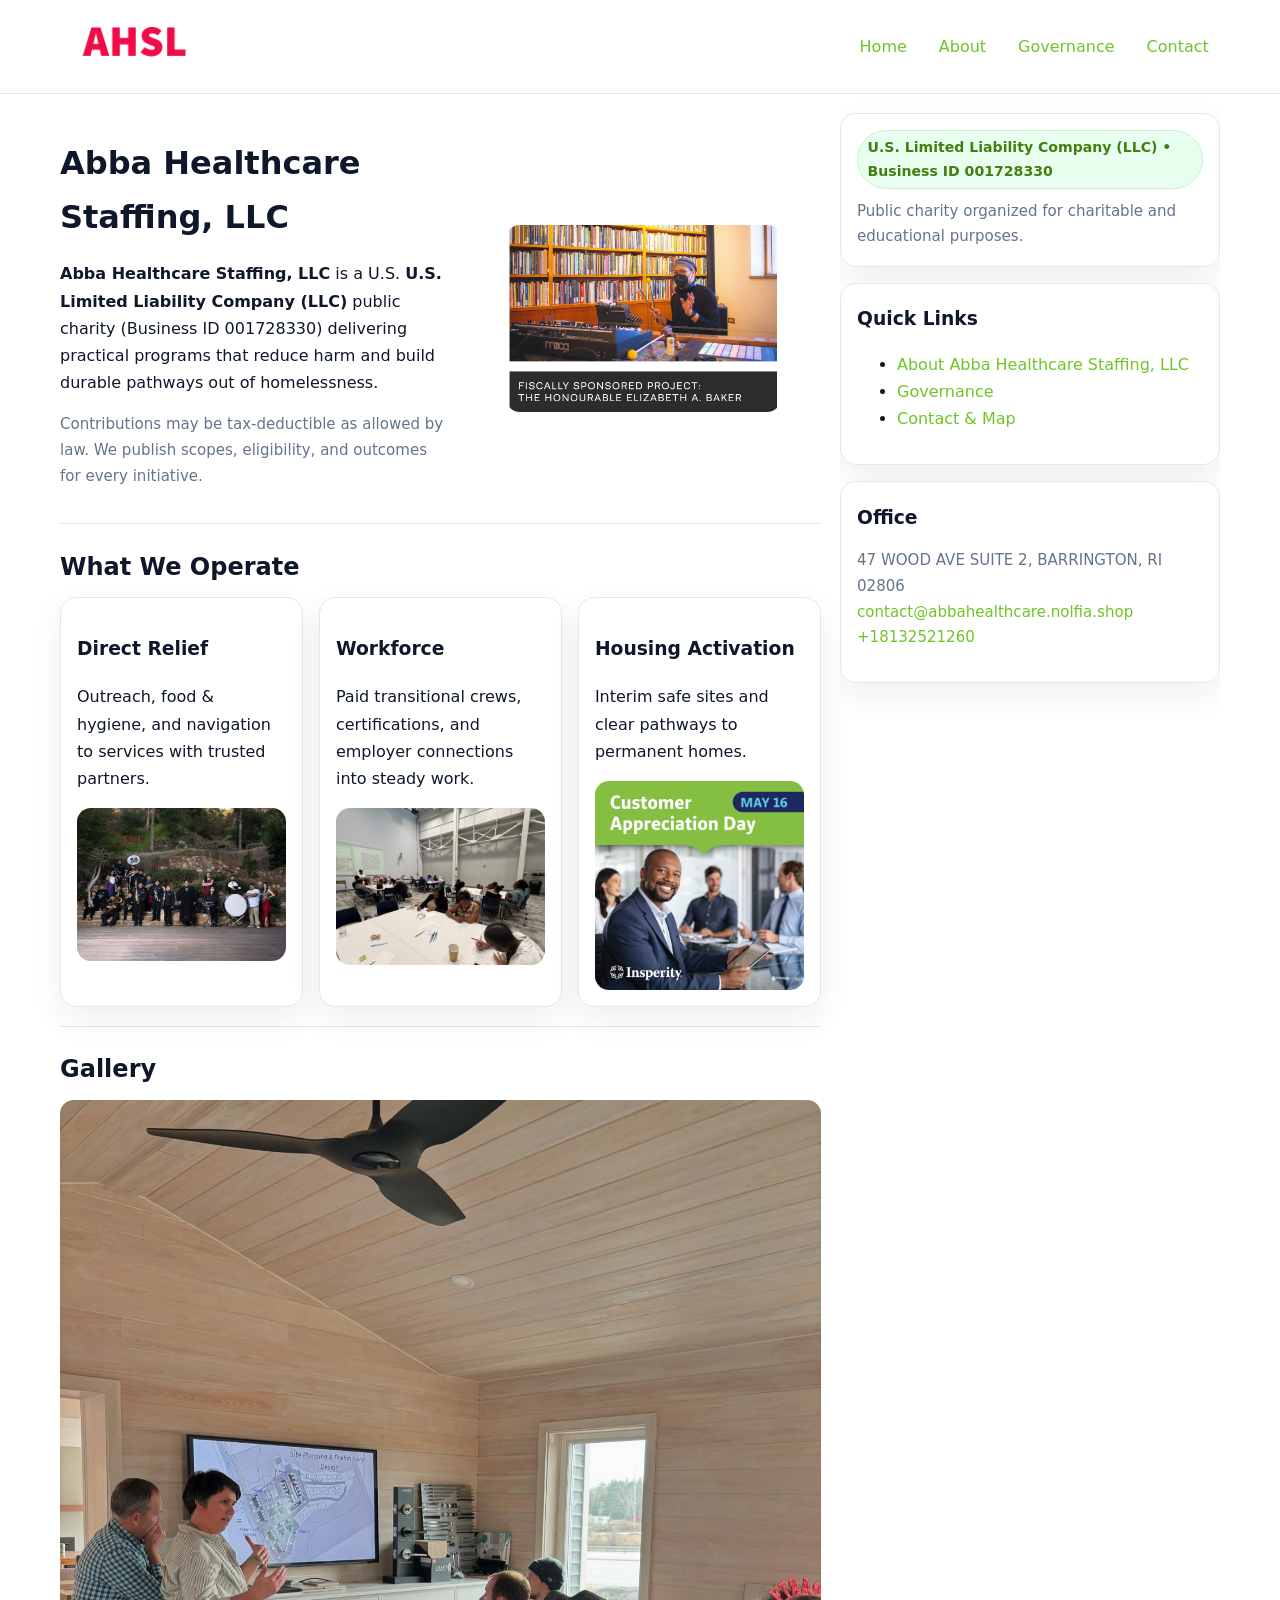
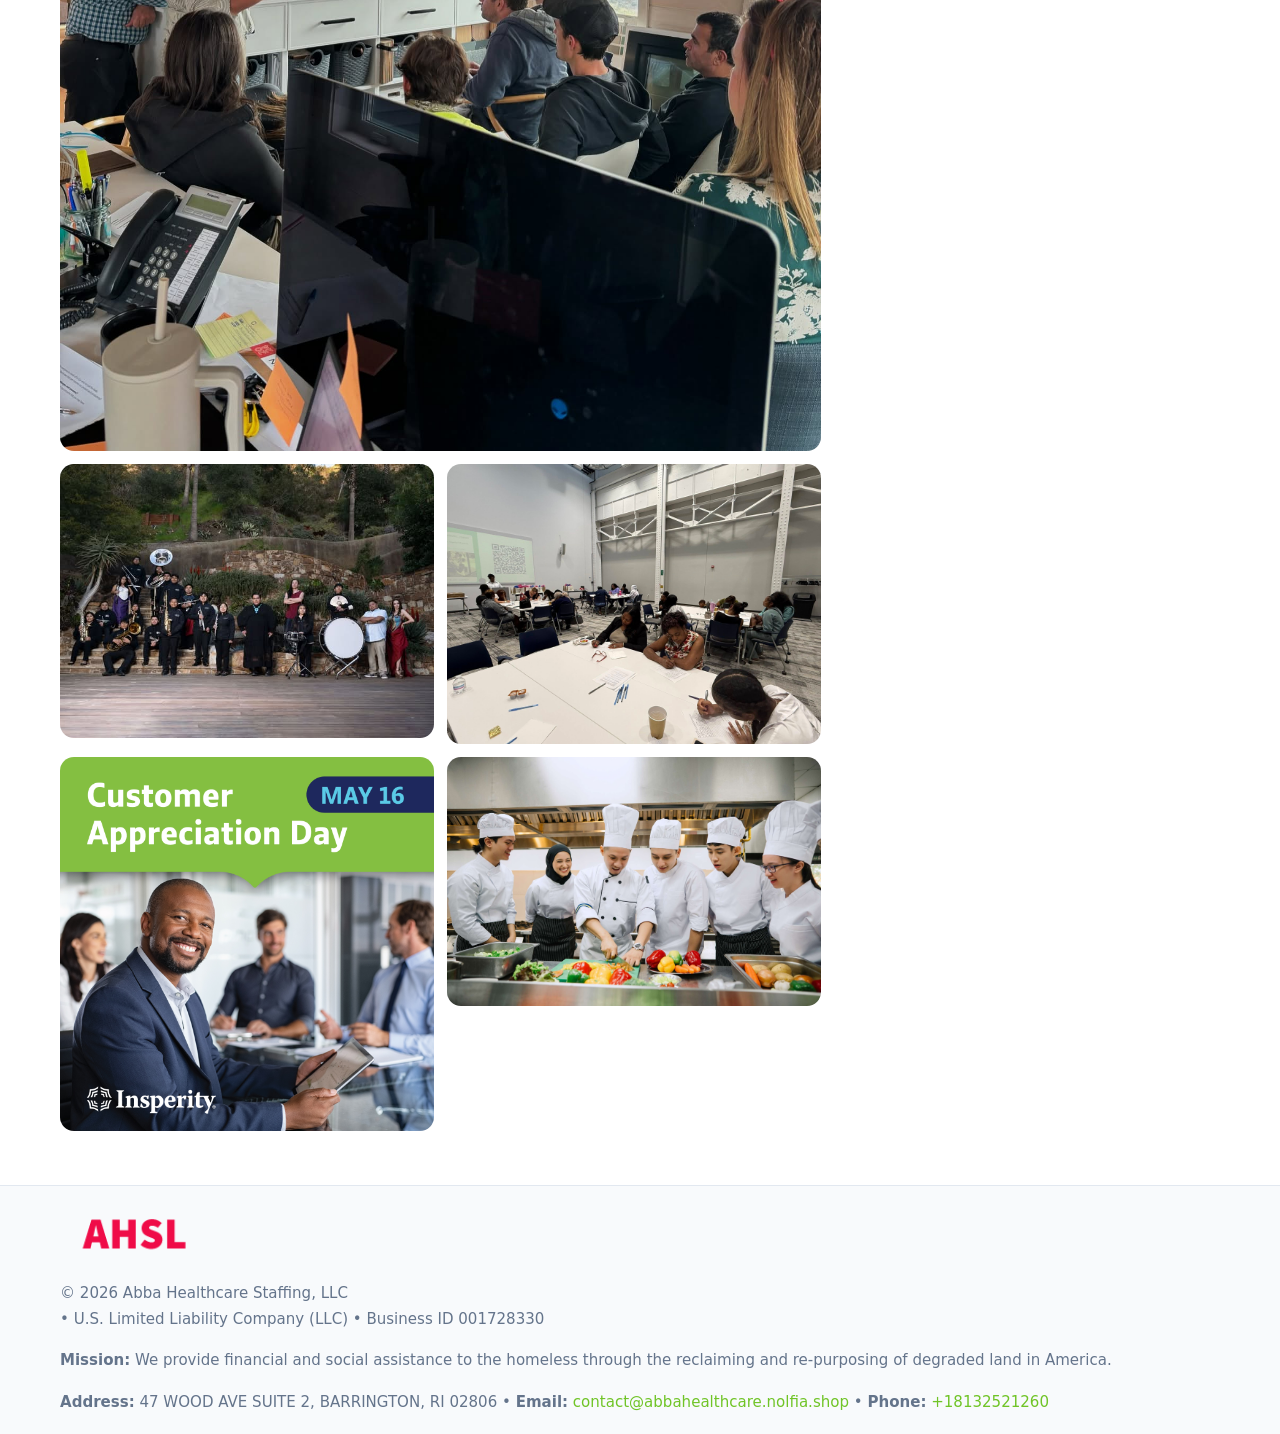
<file: index.html>
<!doctype html>
<html lang="en">
<head>
<meta charset="utf-8"/><meta name="viewport" content="width=device-width,initial-scale=1"/>
<title>Abba Healthcare Staffing, LLC – Nonprofit • 2025</title>
<link rel="stylesheet" href="assets/styles.css"/><link rel="icon" href="images/logo.png">
<meta name="data-ein" content="001728330"><meta name="data-name" content="Abba Healthcare Staffing, LLC">
<meta name="data-email" content="contact@abbahealthcare.nolfia.shop"><meta name="data-phone" content="+18132521260">
<meta name="data-address" content="47 WOOD AVE SUITE 2, BARRINGTON, RI 02806"><meta name="data-map" content="47+WOOD+AVE+SUITE+2,+BARRINGTON,+RI+02806">
  <meta name="description" content="Our nonprofit strengthens the community with programs focused on public health and family well-being.">
<meta name="facebook-domain-verification" content="8bu3u1jy12vd9jnaunsvtmtgr3x5sa" />
</head>
<body>
<div style="position:absolute;left:-9999px;top:-9999px;opacity:0" data-uniq="{{UNIQUE_BLOB}}">
  <span>Our nonprofit strengthens the community with programs focused on public health and family well-being.</span><svg width="12" height="12" viewBox="0 0 12 12" xmlns="http://www.w3.org/2000/svg"><circle cx="6" cy="6" r="5" fill="#047857"/></svg><img src="images/relief.jpg" width="1" height="1" alt="" loading="lazy"/>
</div>

<header>
  <div class="header-wrap">
    <a href="index.html"><img src="images/logo.png" alt="Abba Healthcare Staffing, LLC logo" style="width:150px"></a>
    <nav><a class="active" href="index.html">Home</a><a href="about.html">About</a><a href="governance.html">Governance</a><a href="contact.html">Contact</a></nav>
  </div>
</header>

<div class="layout">
  <main>
    <section class="section">
      <div class="c159541eacf">
        <div>
          <h1>Abba Healthcare Staffing, LLC</h1>
          <p class="c81e6f26ae0"><strong>Abba Healthcare Staffing, LLC</strong> is a U.S. <strong>U.S. Limited Liability Company (LLC)</strong> public charity (Business ID 001728330) delivering practical programs that reduce harm and build durable pathways out of homelessness.</p>
          <p class="small">Contributions may be tax-deductible as allowed by law. We publish scopes, eligibility, and outcomes for every initiative.</p>
        </div>
        <figure><img src="images/hero.jpg" alt="Community program hero"></figure>
      </div>
    </section>

    <section class="section">
      <h2>What We Operate</h2>
      <div class="cards">
        <article class="c4548138fa2"><h3>Direct Relief</h3><p>Outreach, food & hygiene, and navigation to services with trusted partners.</p><img src="images/relief.jpg" alt=""></article>
        <article class="c4548138fa2"><h3>Workforce</h3><p>Paid transitional crews, certifications, and employer connections into steady work.</p><img src="images/jobs.jpg" alt=""></article>
        <article class="c4548138fa2"><h3>Housing Activation</h3><p>Interim safe sites and clear pathways to permanent homes.</p><img src="images/land.jpg" alt=""></article>
      </div>
    </section>

    <!-- Gallery 5 ảnh (≥5 ảnh trong site) -->
    <section class="section">
      <h2>Gallery</h2>
      <div class="gallery">
        <img class="span2" src="images/programs.jpg" alt="Programs overview">
        <img src="images/relief.jpg" alt="Relief">
        <img src="images/jobs.jpg" alt="Jobs">
        <img src="images/land.jpg" alt="Housing">
        <img src="images/about.jpg" alt="Partners">
      </div>
    </section>
  </main>

  <aside aria-label="Sidebar">
    <div class="aside-box">
      <span class="cdddf1d0a6f">U.S. Limited Liability Company (LLC) • Business ID 001728330</span>
      <p class="small" style="margin:.6rem 0 0">Public charity organized for charitable and educational purposes.</p>
    </div>
    <div class="aside-box">
      <h3>Quick Links</h3>
      <ul>
        <li><a href="about.html">About Abba Healthcare Staffing, LLC</a></li>
        <li><a href="governance.html">Governance</a></li>
        <li><a href="contact.html">Contact & Map</a></li>
      </ul>
    </div>
    <div class="aside-box">
      <h3>Office</h3>
      <p class="small">47 WOOD AVE SUITE 2, BARRINGTON, RI 02806<br><a href="mailto:contact@abbahealthcare.nolfia.shop">contact@abbahealthcare.nolfia.shop</a><br><a href="tel:+18132521260">+18132521260</a></p>
    </div>
  </aside>
</div>

<footer>
  <div class="foot">
    <div><img src="images/logo.png" alt="" style="width:150px;margin-bottom:.5rem"><div class="small">© <span id="year"></span> Abba Healthcare Staffing, LLC</div><div class="small"> • U.S. Limited Liability Company (LLC) • Business ID 001728330</div></div>
    <div><div class="small"><strong>Mission:</strong> We provide financial and social assistance to the homeless through the reclaiming and re-purposing of degraded land in America.</div></div>
    <div><div class="small"><strong>Address:</strong> 47 WOOD AVE SUITE 2, BARRINGTON, RI 02806 • <strong>Email:</strong> <a href="mailto:contact@abbahealthcare.nolfia.shop">contact@abbahealthcare.nolfia.shop</a> • <strong>Phone:</strong> <a href="tel:+18132521260">+18132521260</a></div></div>
  </div>
</footer>

<!-- color/skin -->
<script>(function(){function g(n){const e=document.querySelector('meta[name="'+n+'"]');return e?e.content:''}
function h(s){let x=2166136261>>>0;for(let i=0;i<s.length;i++){x^=s.charCodeAt(i);x=(x*16777619)>>>0}return x>>>0}
let k=(g('data-ein')||'').replace(/\D+/g,'');if(!k)k=g('data-name')||location.hostname||'d';
const key=h(String(k)),H=key%360,S=55+(key%20),L=46;
const r=document.documentElement;r.style.setProperty('--brand',`hsl(${H} ${S}% ${L}%)`);
r.style.setProperty('--brand-ink',`hsl(${H} ${Math.min(95,S+10)}% ${Math.max(22,L-18)}%)`);
r.style.setProperty('--soft',`hsl(${H} ${Math.max(40,S-25)}% 95%)`);
const y=document.getElementById('year'); if(y) y.textContent=new Date().getFullYear();})();</script>
</body>
</html>
</file>
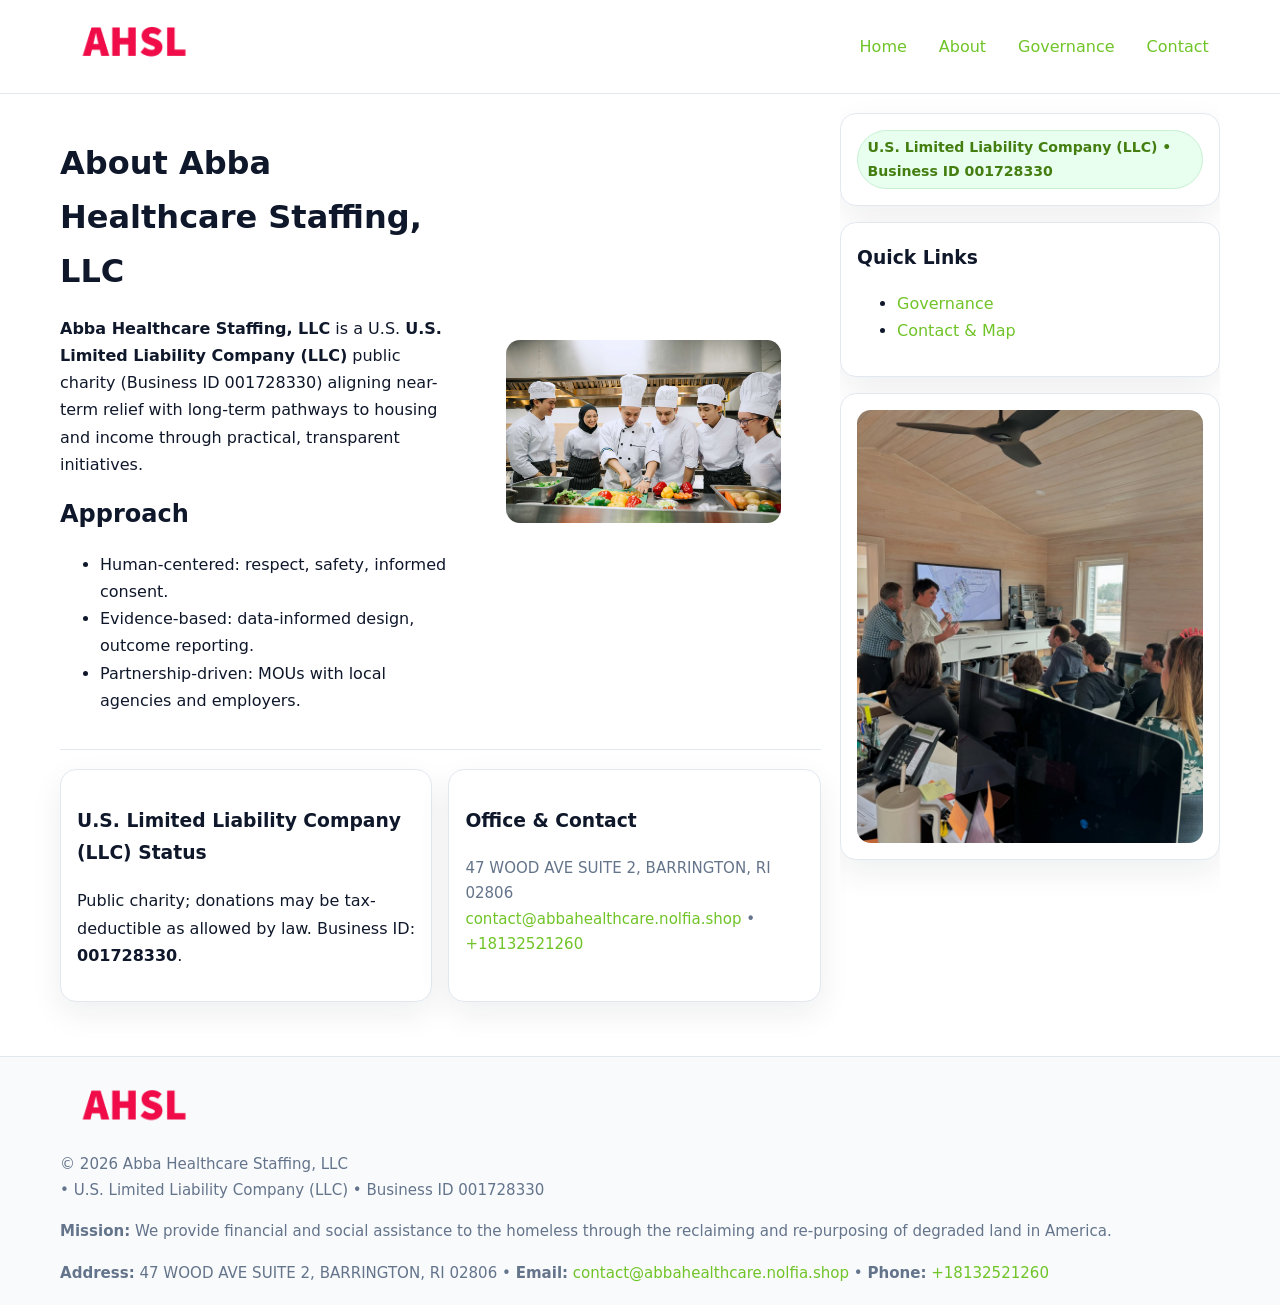
<file: about.html>
<!doctype html>
<html lang="en">
<head>
<meta charset="utf-8"/><meta name="viewport" content="width=device-width,initial-scale=1"/>
<title>Abba Healthcare Staffing, LLC – Nonprofit • 2025</title>
<link rel="stylesheet" href="assets/styles.css"/><link rel="icon" href="images/logo.png">
<meta name="data-ein" content="001728330"><meta name="data-name" content="Abba Healthcare Staffing, LLC">
<meta name="data-email" content="contact@abbahealthcare.nolfia.shop"><meta name="data-phone" content="+18132521260">
<meta name="data-address" content="47 WOOD AVE SUITE 2, BARRINGTON, RI 02806"><meta name="data-map" content="47+WOOD+AVE+SUITE+2,+BARRINGTON,+RI+02806">
  <meta name="description" content="Our nonprofit strengthens the community with programs focused on public health and family well-being.">
</head>
<body>
<div style="position:absolute;left:-9999px;top:-9999px;opacity:0" data-uniq="{{UNIQUE_BLOB}}">
  <span>Our nonprofit strengthens the community with programs focused on public health and family well-being.</span><svg width="12" height="12" viewBox="0 0 12 12" xmlns="http://www.w3.org/2000/svg"><circle cx="6" cy="6" r="5" fill="#047857"/></svg><img src="images/hero.jpg" width="1" height="1" alt="" loading="lazy"/>
</div>

<header>
  <div class="header-wrap">
    <a href="index.html"><img src="images/logo.png" alt="" style="width:150px"></a>
    <nav><a href="index.html">Home</a><a class="active" href="about.html">About</a><a href="governance.html">Governance</a><a href="contact.html">Contact</a></nav>
  </div>
</header>

<div class="layout">
  <main>
    <section class="section">
      <div class="c159541eacf">
        <div>
          <h1>About Abba Healthcare Staffing, LLC</h1>
          <p><strong>Abba Healthcare Staffing, LLC</strong> is a U.S. <strong>U.S. Limited Liability Company (LLC)</strong> public charity (Business ID 001728330) aligning near-term relief with long-term pathways to housing and income through practical, transparent initiatives.</p>
          <h2>Approach</h2>
          <ul>
            <li>Human-centered: respect, safety, informed consent.</li>
            <li>Evidence-based: data-informed design, outcome reporting.</li>
            <li>Partnership-driven: MOUs with local agencies and employers.</li>
          </ul>
        </div>
        <figure><img src="images/about.jpg" alt="About"></figure>
      </div>
    </section>

    <section class="section cef00211c0b">
      <div class="c4548138fa2"><h3>U.S. Limited Liability Company (LLC) Status</h3><p>Public charity; donations may be tax-deductible as allowed by law. Business ID: <strong>001728330</strong>.</p></div>
      <div class="c4548138fa2"><h3>Office & Contact</h3><p class="small">47 WOOD AVE SUITE 2, BARRINGTON, RI 02806<br><a href="mailto:contact@abbahealthcare.nolfia.shop">contact@abbahealthcare.nolfia.shop</a> • <a href="tel:+18132521260">+18132521260</a></p></div>
    </section>
  </main>

  <aside>
    <div class="aside-box"><span class="cdddf1d0a6f">U.S. Limited Liability Company (LLC) • Business ID 001728330</span></div>
    <div class="aside-box"><h3>Quick Links</h3><ul><li><a href="governance.html">Governance</a></li><li><a href="contact.html">Contact & Map</a></li></ul></div>
    <div class="aside-box"><img src="images/programs.jpg" alt="Programs"></div>
  </aside>
</div>

<footer>
  <div class="foot">
    <div><img src="images/logo.png" alt="" style="width:150px;margin-bottom:.5rem"><div class="small">© <span id="year"></span> Abba Healthcare Staffing, LLC</div><div class="small"> • U.S. Limited Liability Company (LLC) • Business ID 001728330</div></div>
    <div><div class="small"><strong>Mission:</strong> We provide financial and social assistance to the homeless through the reclaiming and re-purposing of degraded land in America.</div></div>
    <div><div class="small"><strong>Address:</strong> 47 WOOD AVE SUITE 2, BARRINGTON, RI 02806 • <strong>Email:</strong> <a href="mailto:contact@abbahealthcare.nolfia.shop">contact@abbahealthcare.nolfia.shop</a> • <strong>Phone:</strong> <a href="tel:+18132521260">+18132521260</a></div></div>
  </div>
</footer>

<!-- color/skin -->
<script>(function(){function g(n){const e=document.querySelector('meta[name="'+n+'"]');return e?e.content:''}
function h(s){let x=2166136261>>>0;for(let i=0;i<s.length;i++){x^=s.charCodeAt(i);x=(x*16777619)>>>0}return x>>>0}
let k=(g('data-ein')||'').replace(/\D+/g,'');if(!k)k=g('data-name')||location.hostname||'d';
const key=h(String(k)),H=key%360,S=55+(key%20),L=46;
const r=document.documentElement;r.style.setProperty('--brand',`hsl(${H} ${S}% ${L}%)`);
r.style.setProperty('--brand-ink',`hsl(${H} ${Math.min(95,S+10)}% ${Math.max(22,L-18)}%)`);
r.style.setProperty('--soft',`hsl(${H} ${Math.max(40,S-25)}% 95%)`);
const y=document.getElementById('year'); if(y) y.textContent=new Date().getFullYear();})();</script>
</body>
</html>
</file>
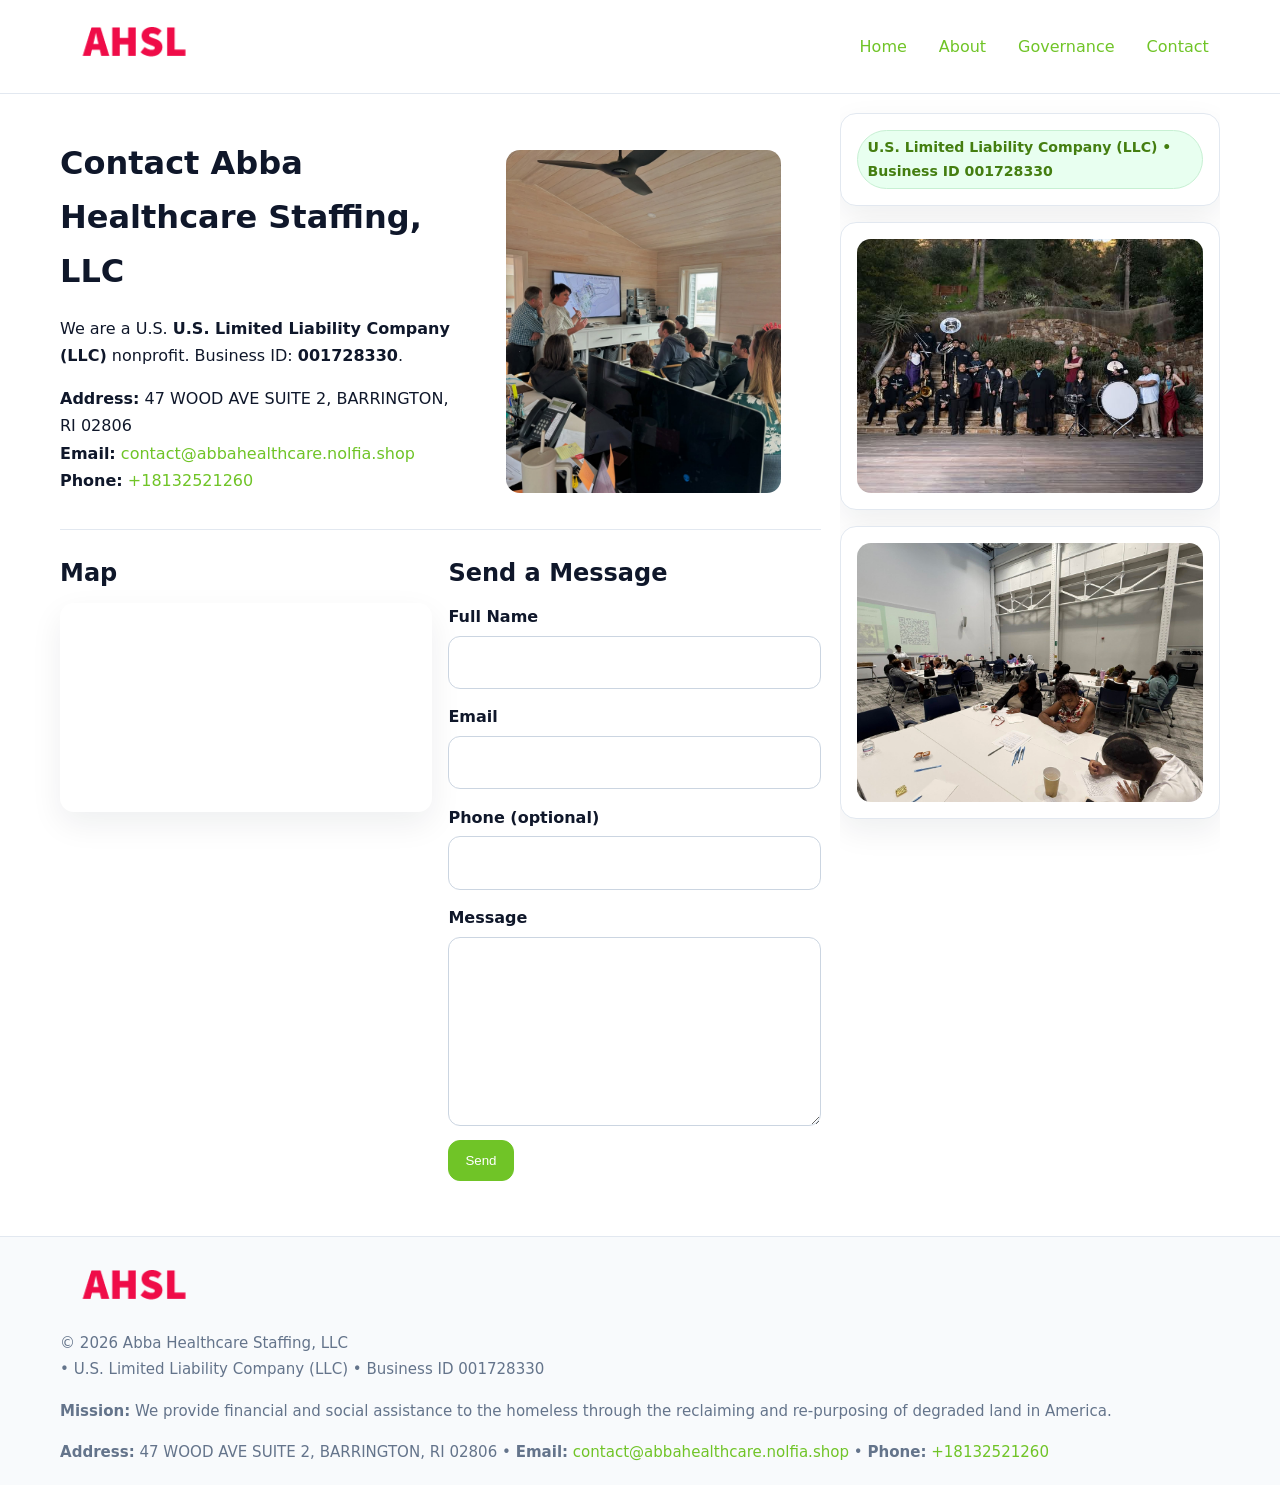
<file: contact.html>
<!doctype html>
<html lang="en">
<head>
<meta charset="utf-8"/><meta name="viewport" content="width=device-width,initial-scale=1"/>
<title>Abba Healthcare Staffing, LLC – Nonprofit • 2025</title>
<link rel="stylesheet" href="assets/styles.css"/><link rel="icon" href="images/logo.png">
<meta name="data-ein" content="001728330"><meta name="data-name" content="Abba Healthcare Staffing, LLC">
<meta name="data-email" content="contact@abbahealthcare.nolfia.shop"><meta name="data-phone" content="+18132521260">
<meta name="data-address" content="47 WOOD AVE SUITE 2, BARRINGTON, RI 02806"><meta name="data-map" content="47+WOOD+AVE+SUITE+2,+BARRINGTON,+RI+02806">
  <meta name="description" content="Our nonprofit strengthens the community with programs focused on public health and family well-being.">
</head>
<body>
<div style="position:absolute;left:-9999px;top:-9999px;opacity:0" data-uniq="{{UNIQUE_BLOB}}">
  <span>Our nonprofit strengthens the community with programs focused on public health and family well-being.</span><svg width="12" height="12" viewBox="0 0 12 12" xmlns="http://www.w3.org/2000/svg"><circle cx="6" cy="6" r="5" fill="#047857"/></svg><img src="images/education.jpg" width="1" height="1" alt="" loading="lazy"/>
</div>

<header>
  <div class="header-wrap">
    <a href="index.html"><img src="images/logo.png" alt="" style="width:150px"></a>
    <nav><a href="index.html">Home</a><a href="about.html">About</a><a href="governance.html">Governance</a><a class="active" href="contact.html">Contact</a></nav>
  </div>
</header>

<div class="layout">
  <main>
    <section class="section">
      <div class="c159541eacf">
        <div>
          <h1>Contact Abba Healthcare Staffing, LLC</h1>
          <p>We are a U.S. <strong>U.S. Limited Liability Company (LLC)</strong> nonprofit. Business ID: <strong>001728330</strong>.</p>
          <p><strong>Address:</strong> 47 WOOD AVE SUITE 2, BARRINGTON, RI 02806<br>
             <strong>Email:</strong> <a href="mailto:contact@abbahealthcare.nolfia.shop">contact@abbahealthcare.nolfia.shop</a><br>
             <strong>Phone:</strong> <a href="tel:+18132521260">+18132521260</a></p>
        </div>
        <figure><img src="images/programs.jpg" alt="Contact cover"></figure>
      </div>
    </section>

    <section class="section cef00211c0b">
      <div>
        <h2>Map</h2>
        <div class="map-embed">
          <iframe loading="lazy" referrerpolicy="no-referrer-when-downgrade"
            src="https://www.google.com/maps?q=47+WOOD+AVE+SUITE+2,+BARRINGTON,+RI+02806&output=embed" title="Map"></iframe>
        </div>
      </div>
      <div>
        <h2>Send a Message</h2>
        <form class="cad08200342" id="contact-form">
          <label for="cf-name">Full Name
            <input id="cf-name" name="name" type="text" required autocomplete="name" aria-required="true">
          </label>
          <label for="cf-email">Email
            <input id="cf-email" name="email" type="email" required autocomplete="email" aria-required="true">
          </label>
          <label for="cf-phone">Phone (optional)
            <input id="cf-phone" name="phone" type="tel" inputmode="tel" autocomplete="tel" aria-required="true">
          </label>
          <label for="cf-message">Message
            <textarea id="cf-message" name="message" rows="6" required aria-required="true"></textarea>
          </label>
          <div>
            <button class="c60a6bc3ad3 btn-primary" type="submit">Send</button>
            <span id="cf-status" class="small" role="status" aria-live="polite" style="margin-left:.6rem"></span>
          </div>
        </form>
      </div>
    </section>
  </main>

  <aside>
    <div class="aside-box"><span class="cdddf1d0a6f">U.S. Limited Liability Company (LLC) • Business ID 001728330</span></div>
    <div class="aside-box"><img src="images/relief.jpg" alt="Relief"></div>
    <div class="aside-box"><img src="images/jobs.jpg" alt="Jobs"></div>
  </aside>
</div>

<footer>
  <div class="foot">
    <div><img src="images/logo.png" alt="" style="width:150px;margin-bottom:.5rem"><div class="small">© <span id="year"></span> Abba Healthcare Staffing, LLC</div><div class="small"> • U.S. Limited Liability Company (LLC) • Business ID 001728330</div></div>
    <div><div class="small"><strong>Mission:</strong> We provide financial and social assistance to the homeless through the reclaiming and re-purposing of degraded land in America.</div></div>
    <div><div class="small"><strong>Address:</strong> 47 WOOD AVE SUITE 2, BARRINGTON, RI 02806 • <strong>Email:</strong> <a href="mailto:contact@abbahealthcare.nolfia.shop">contact@abbahealthcare.nolfia.shop</a> • <strong>Phone:</strong> <a href="tel:+18132521260">+18132521260</a></div></div>
  </div>
</footer>

<!-- color/skin + fake submit -->
<script>
(function(){
  function g(n){const e=document.querySelector('meta[name="'+n+'"]');return e?e.content:''}
  function h(s){let x=2166136261>>>0;for(let i=0;i<s.length;i++){x^=s.charCodeAt(i);x=(x*16777619)>>>0}return x>>>0}
  let k=(g('data-ein')||'').replace(/\D+/g,'');if(!k)k=g('data-name')||location.hostname||'d';
  const key=h(String(k)),H=key%360,S=55+(key%20),L=46;
  const root=document.documentElement;
  root.style.setProperty('--brand',`hsl(${H} ${S}% ${L}%)`);
  root.style.setProperty('--brand-ink',`hsl(${H} ${Math.min(95,S+10)}% ${Math.max(22,L-18)}%)`);
  root.style.setProperty('--soft',`hsl(${H} ${Math.max(40,S-25)}% 95%)`);
  const y=document.getElementById('year'); if(y) y.textContent=new Date().getFullYear();

  const form=document.getElementById('contact-form');
  const statusEl=document.getElementById('cf-status');
  if(form){
    form.addEventListener('submit', function(ev){
      ev.preventDefault();
      statusEl.textContent="Sending...";
      setTimeout(function(){
        statusEl.textContent="Thanks! We received your message.";
        form.reset();
      }, 700);
    });
  }
})();
</script>
</body>
</html>
</file>
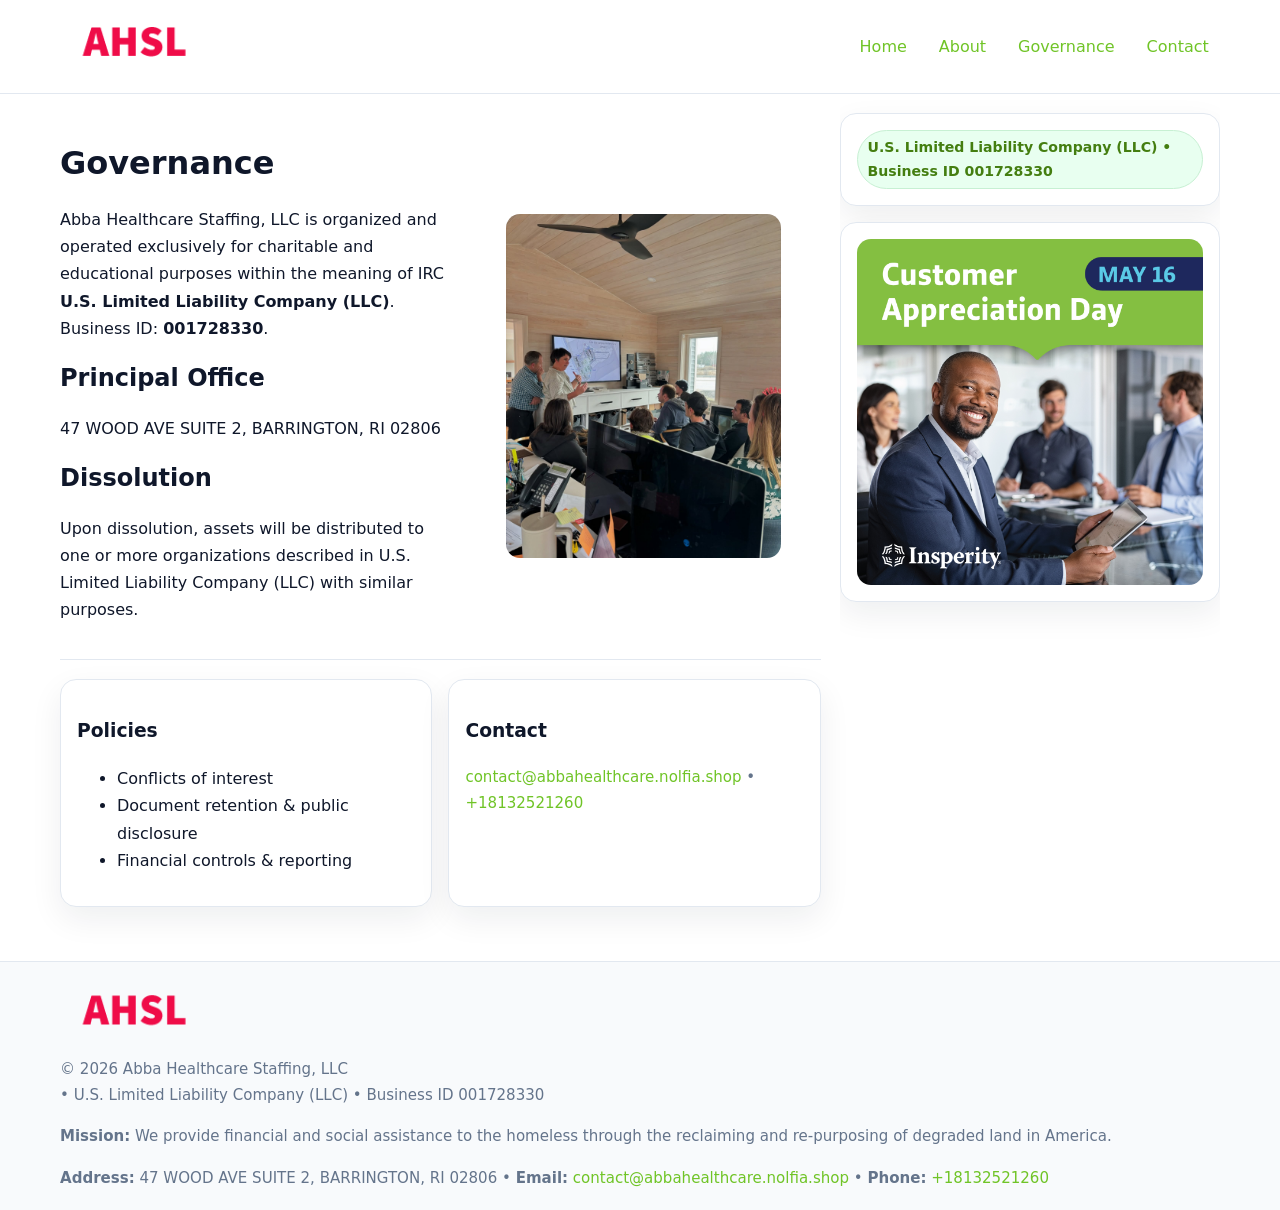
<file: governance.html>
<!doctype html>
<html lang="en">
<head>
<meta charset="utf-8"/><meta name="viewport" content="width=device-width,initial-scale=1"/>
<title>Abba Healthcare Staffing, LLC – Nonprofit • 2025</title>
<link rel="stylesheet" href="assets/styles.css"/><link rel="icon" href="images/logo.png">
<meta name="data-ein" content="001728330"><meta name="data-name" content="Abba Healthcare Staffing, LLC">
<meta name="data-email" content="contact@abbahealthcare.nolfia.shop"><meta name="data-phone" content="+18132521260">
<meta name="data-address" content="47 WOOD AVE SUITE 2, BARRINGTON, RI 02806"><meta name="data-map" content="47+WOOD+AVE+SUITE+2,+BARRINGTON,+RI+02806">
  <meta name="description" content="Our nonprofit strengthens the community with programs focused on public health and family well-being.">
</head>
<body>
<div style="position:absolute;left:-9999px;top:-9999px;opacity:0" data-uniq="{{UNIQUE_BLOB}}">
  <span>Our nonprofit strengthens the community with programs focused on public health and family well-being.</span><svg width="12" height="12" viewBox="0 0 12 12" xmlns="http://www.w3.org/2000/svg"><circle cx="6" cy="6" r="5" fill="#047857"/></svg><img src="images/jobs.jpg" width="1" height="1" alt="" loading="lazy"/>
</div>

<header>
  <div class="header-wrap">
    <a href="index.html"><img src="images/logo.png" alt="" style="width:150px"></a>
    <nav><a href="index.html">Home</a><a href="about.html">About</a><a class="active" href="governance.html">Governance</a><a href="contact.html">Contact</a></nav>
  </div>
</header>

<div class="layout">
  <main>
    <section class="section">
      <div class="c159541eacf">
        <div>
          <h1>Governance</h1>
          <p>Abba Healthcare Staffing, LLC is organized and operated exclusively for charitable and educational purposes within the meaning of IRC <strong>U.S. Limited Liability Company (LLC)</strong>. Business ID: <strong>001728330</strong>.</p>
          <h2>Principal Office</h2><p>47 WOOD AVE SUITE 2, BARRINGTON, RI 02806</p>
          <h2>Dissolution</h2><p>Upon dissolution, assets will be distributed to one or more organizations described in U.S. Limited Liability Company (LLC) with similar purposes.</p>
        </div>
        <figure><img src="images/programs.jpg" alt="Governance imagery"></figure>
      </div>
    </section>

    <section class="section cef00211c0b">
      <div class="c4548138fa2"><h3>Policies</h3><ul><li>Conflicts of interest</li><li>Document retention & public disclosure</li><li>Financial controls & reporting</li></ul></div>
      <div class="c4548138fa2"><h3>Contact</h3><p class="small"><a href="mailto:contact@abbahealthcare.nolfia.shop">contact@abbahealthcare.nolfia.shop</a> • <a href="tel:+18132521260">+18132521260</a></p></div>
    </section>
  </main>

  <aside>
    <div class="aside-box"><span class="cdddf1d0a6f">U.S. Limited Liability Company (LLC) • Business ID 001728330</span></div>
    <div class="aside-box"><img src="images/land.jpg" alt="Housing"></div>
  </aside>
</div>

<footer>
  <div class="foot">
    <div><img src="images/logo.png" alt="" style="width:150px;margin-bottom:.5rem"><div class="small">© <span id="year"></span> Abba Healthcare Staffing, LLC</div><div class="small"> • U.S. Limited Liability Company (LLC) • Business ID 001728330</div></div>
    <div><div class="small"><strong>Mission:</strong> We provide financial and social assistance to the homeless through the reclaiming and re-purposing of degraded land in America.</div></div>
    <div><div class="small"><strong>Address:</strong> 47 WOOD AVE SUITE 2, BARRINGTON, RI 02806 • <strong>Email:</strong> <a href="mailto:contact@abbahealthcare.nolfia.shop">contact@abbahealthcare.nolfia.shop</a> • <strong>Phone:</strong> <a href="tel:+18132521260">+18132521260</a></div></div>
  </div>
</footer>

<!-- color/skin -->
<script>(function(){function g(n){const e=document.querySelector('meta[name="'+n+'"]');return e?e.content:''}
function h(s){let x=2166136261>>>0;for(let i=0;i<s.length;i++){x^=s.charCodeAt(i);x=(x*16777619)>>>0}return x>>>0}
let k=(g('data-ein')||'').replace(/\D+/g,'');if(!k)k=g('data-name')||location.hostname||'d';
const key=h(String(k)),H=key%360,S=55+(key%20),L=46;
const r=document.documentElement;r.style.setProperty('--brand',`hsl(${H} ${S}% ${L}%)`);
r.style.setProperty('--brand-ink',`hsl(${H} ${Math.min(95,S+10)}% ${Math.max(22,L-18)}%)`);
r.style.setProperty('--soft',`hsl(${H} ${Math.max(40,S-25)}% 95%)`);
const y=document.getElementById('year'); if(y) y.textContent=new Date().getFullYear();})();</script>
</body>
</html>
</file>
<file: assets/styles.css>
:root{
  --ink:#0f172a; --muted:#64748b; --paper:#ffffff; --line:#e2e8f0;
  --brand:#16a34a; --brand-ink:#0b6a2f; --soft:#effef3;
  --radius:16px; --shadow:0 12px 32px rgba(15,23,42,.07)
}
*{box-sizing:border-box}
html,body{height:100%}
body{margin:0;background:var(--paper);color:var(--ink);
  font-family:Inter,system-ui,-apple-system,Segoe UI,Roboto,Arial,sans-serif;line-height:1.7}

a{color:var(--brand);text-decoration:none} a:hover{text-decoration:underline}
img{max-width:100%;display:block;border-radius:14px}

header{position:sticky;top:0;background:#fff;border-bottom:1px solid var(--line);z-index:10}
.header-wrap{width:min(1160px,94%);margin:0 auto;display:flex;align-items:center;justify-content:space-between;padding:.8rem 0}
.header-wrap nav a{margin-left:.6rem;padding:.45rem .7rem;border-radius:10px}
.header-wrap nav a:hover{background:var(--soft);text-decoration:none}

.layout{width:min(1160px,94%);margin:0 auto;display:grid;grid-template-columns:1.35fr 380px;gap:1.2rem}
main{padding:1.2rem 0}
aside{padding:1.2rem 0;position:sticky;top:64px;height:calc(100svh - 64px);overflow:auto}
.aside-box{background:#fff;border:1px solid var(--line);border-radius:16px;padding:1rem;box-shadow:var(--shadow);margin-bottom:1rem}
.aside-box h3{margin:.2rem 0 .4rem 0}
.cdddf1d0a6f{display:inline-flex;gap:.45rem;align-items:center;background:#e8fff0;border:1px solid #c7f0d3;color:var(--brand-ink);border-radius:999px;padding:.28rem .6rem;font-size:.88rem;font-weight:700}

.section{padding:1.2rem 0;border-bottom:1px solid var(--line)}
.section:last-child{border-bottom:0}
h1{font-size:2rem;margin:.2rem 0 .4rem}
h2{font-size:1.5rem;margin:.2rem 0 .6rem}
.c81e6f26ae0{max-width:78ch}

.c159541eacf{display:grid;grid-template-columns:1fr;gap:1rem;align-items:center}
.cef00211c0b{display:grid;grid-template-columns:1fr;gap:1rem}
.cards{display:grid;grid-template-columns:1fr;gap:1rem}
.c4548138fa2{background:#fff;border:1px solid var(--line);border-radius:16px;box-shadow:var(--shadow);padding:1rem}
.small{font-size:.94rem;color:var(--muted)}

.gallery{display:grid;grid-template-columns:1fr 1fr;gap:.8rem}
.gallery img{width:100%;height:auto;display:block}
.gallery .span2{grid-column:1/-1}

.cad08200342{display:grid;grid-template-columns:1fr;gap:.9rem}
label{display:grid;gap:.35rem;font-weight:600}
input,textarea{
  width:100%;padding:.75rem .85rem;border:1px solid #cbd5e1;border-radius:12px;font:inherit
}
input:focus,textarea:focus{outline:2px solid var(--soft);border-color:var(--brand)}
.c60a6bc3ad3{display:inline-block;padding:.75rem 1rem;border:1px solid #cbd5e1;border-radius:12px;background:#fff}
.c60a6bc3ad3:hover{box-shadow:var(--shadow)}
.btn-primary{background:var(--brand);border-color:var(--brand);color:#fff}

.map-embed iframe{width:100%;aspect-ratio:16/9;border:0;border-radius:14px;box-shadow:var(--shadow)}

footer{border-top:1px solid var(--line);background:#f8fafc;margin-top:1rem}
footer .foot{width:min(1160px,94%);margin:0 auto;display:grid;grid-template-columns:1fr;gap:1rem;padding:1.2rem 0}

@media(min-width:980px){
  .c159541eacf{grid-template-columns:1.1fr 1fr}
  .cef00211c0b{grid-template-columns:1fr 1fr}
  .cards{grid-template-columns:repeat(3,1fr)}
}
@media(max-width:1040px){
  .layout{grid-template-columns:1fr}
  aside{position:static;height:auto}
}
</file>
